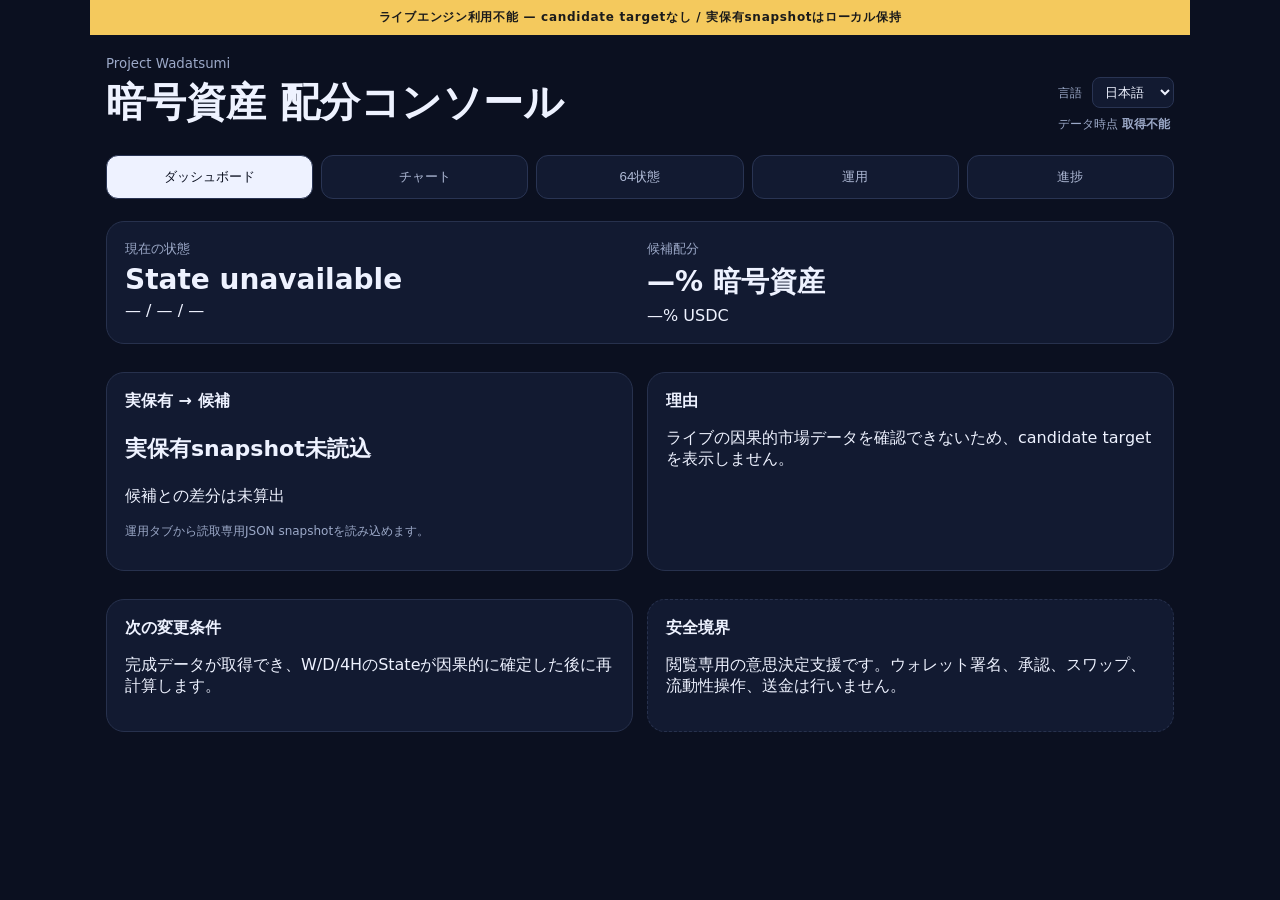
<file: index.html>
<!doctype html><html lang="ja"><head><meta charset="utf-8"><meta name="viewport" content="width=device-width,initial-scale=1"><title>暗号資産 配分コンソール</title><link rel="stylesheet" href="styles.css?v=1c7a4f8f"></head><body><div id="modeBanner" class="demo" data-i18n="banner">研究候補配分 — Phase 7履歴検証完了 / 本番採用・自動執行ではありません</div><header><div><small>Project Wadatsumi</small><h1 data-i18n="title">暗号資産 配分コンソール</h1></div><div><label class="lang"><span data-i18n="language">言語</span> <select id="language"><option value="ja">日本語</option><option value="en">English</option></select></label><div class="asof"><span data-i18n="asof">データ時点</span> <b id="asof">デモデータ</b></div></div></header><nav><button data-screen="dashboard" class="active" data-i18n="navDashboard">ダッシュボード</button><button data-screen="chart" data-i18n="navChart">チャート</button><button data-screen="matrix" data-i18n="navMatrix">64状態</button><button data-screen="operation" data-i18n="navOperation">運用</button><button data-screen="progress" data-i18n="navProgress">進捗</button></nav><main><section id="dashboard" class="screen active"><div class="hero card"><div><small data-i18n="currentState">現在の状態</small><strong id="stateId">State 17</strong><span id="stateTuple">U / U→D / D→U</span></div><div><small data-i18n="target">目標配分</small><strong><span id="crypto">82</span>% <span data-i18n="crypto">暗号資産</span></strong><span><span id="usdc">18</span>% USDC</span></div></div><div class="tf" id="tf"></div><div class="grid"><article class="card"><h2 data-i18n="actualTarget">現在 → 目標</h2><p class="big" id="actual">91% 暗号資産 / 9% USDC</p><p id="delta">実保有snapshot未読込</p><p id="portfolioStatus" class="note">運用タブから読取専用snapshotを読み込めます。</p></article><article class="card"><h2 data-i18n="why">理由</h2><p id="reason">デモのみ：週足構造はUを維持していますが、下位時間足は転換状態を示しています。</p></article><article class="card"><h2 data-i18n="nextChange">次の変更条件</h2><p id="trigger">デモのみ：確定した時間足の因果的な構造状態が変化したとき、配分を再計算する想定です。</p></article><article class="card boundary"><h2 data-i18n="safety">安全境界</h2><p data-i18n="boundaryText">閲覧専用の意思決定支援です。ウォレット署名、承認、スワップ、流動性操作、送金は行いません。</p></article></div></section><section id="chart" class="screen"><div class="card"><h2><span data-i18n="chartTitle">BTC 構造チャート</span> <em id="chartMode">LIVE OHLC / READ-ONLY</em></h2><div id="chartStatus" class="legend">BTC-USD 4h を読み込み中…</div><div id="liveState64" class="state64-readout" data-available="false"><b>64-State</b><span>waiting for causal W/D/4H evidence</span><small>STRUCTURE ONLY · NO ALLOCATION</small></div><div class="chart"><div id="tfOverlay" class="tf-overlay" aria-label="Weekly daily and 4h structure overlay"></div><svg id="ohlcChart" viewBox="0 0 800 300" preserveAspectRatio="none" aria-label="BTC-USD 4h candlestick chart"></svg></div><div id="chartMeta" class="legend"></div><div class="explain-wrap"><h3>構造説明 / Structure Evidence</h3><div id="explanationPanel" class="explanation-panel" aria-label="Causal structure explanation panel"></div></div></div></section><section id="matrix" class="screen"><div class="card"><h2><span data-i18n="matrixTitle">64状態マトリクス</span> <em>STRUCTURE ONLY</em></h2><div id="matrixLiveStatus" class="legend">Live 64-state classification pending…</div><div id="matrixGrid" class="matrix"></div><div id="stateDetail" class="detail"></div></div></section><section id="operation" class="screen">
    <div class="card">
      <h2 data-i18n="portfolioTitle">実保有スナップショット / Read-only</h2>
      <p class="note" data-i18n="portfolioNote">実資産データはこのブラウザ内でのみ読み取ります。公開previewやGitHubへアップロードしません。</p>
      <label class="filebox"><span data-i18n="portfolioLoad">JSON snapshotを読み込む</span><input id="portfolioFile" type="file" accept=".json,application/json"></label>
      <div id="portfolioImportStatus" class="detail">未読込</div>
      <div class="ops-grid">
        <div><small>Scope</small><b id="portfolioScope">—</b></div>
        <div><small>As of</small><b id="portfolioAsOf">—</b></div>
        <div><small>Crypto</small><b id="portfolioCrypto">—</b></div>
        <div><small>USDC</small><b id="portfolioUsdc">—</b></div>
      </div>
    </div>
    <div class="card">
      <h2 data-i18n="operationLogTitle">運用ログ</h2>
      <p class="note" data-i18n="operationLogNote">モデルの提案と、たけちゃんの判断をローカル保存します。資産操作は行いません。</p>
      <div class="input-grid">
        <label><span data-i18n="decisionLabel">判断</span><select id="userDecision"><option value="observe_only">観察のみ</option><option value="deferred">保留</option><option value="manual_action_taken">手動対応を別途実施</option><option value="other">その他</option></select></label>
        <label><span data-i18n="noteLabel">メモ</span><textarea id="userNote" maxlength="500" placeholder="任意メモ"></textarea></label>
      </div>
      <div class="action-row"><button id="recordDecision" class="primary" data-i18n="recordDecision">この判断を記録</button><button id="exportLog" data-i18n="exportLog">ログを書き出す</button></div>
      <div id="operationStatus" class="legend"></div>
      <div id="operationEntries" class="log-list"></div>
    </div>
    <div class="card">
      <h2 data-i18n="versionTitle">バージョン / 改善ループ</h2>
      <div id="versionMeta" class="version-grid"></div>
      <div id="versionSummary" class="detail"></div>
    </div>
  </section><section id="progress" class="screen"><div class="card"><h2 data-i18n="buildProgress">開発進捗</h2><div id="phases"></div><p class="note" data-i18n="progressNote">GitHub Issuesが正本です。このプロトタイプはモックスナップショットを使用し、GitHubの読み取り専用接続は後のPhaseで実装します。</p></div></section></main><script src="mock-data.js?v=1c7a4f8f"></script><script src="market-data.js?v=1c7a4f8f"></script><script src="providers/coinbase-public.js?v=1c7a4f8f"></script><script src="aggregate-timeframes.js?v=1c7a4f8f"></script><script src="swing-engine.js?v=1c7a4f8f"></script><script src="structure-labels.js?v=1c7a4f8f"></script><script src="structure-transitions.js?v=1c7a4f8f"></script><script src="multi-timeframe.js?v=1c7a4f8f"></script><script src="explanation-panel.js?v=1c7a4f8f"></script><script src="state64-engine.js?v=1c7a4f8f"></script><script src="allocation-policy-v01.js?v=1c7a4f8f"></script><script src="current-allocation-engine.js?v=1c7a4f8f"></script><script src="app-version.js?v=1c7a4f8f"></script><script src="portfolio-readonly.js?v=1c7a4f8f"></script><script src="operation-log.js?v=1c7a4f8f"></script><script src="app.js?v=1c7a4f8f"></script></body></html>
</file>
<file: styles.css>
:root{font-family:Inter,system-ui,sans-serif;background:#0b1020;color:#eef2ff}*{box-sizing:border-box}body{margin:0;max-width:1100px;margin:auto;padding:0 16px 40px}.demo{margin:0 -16px 18px;padding:9px;text-align:center;background:#f4c95d;color:#1b1b1b;font-weight:800;font-size:12px;letter-spacing:.06em}header{display:flex;justify-content:space-between;gap:16px;align-items:end}h1{margin:.2rem 0;font-size:clamp(24px,6vw,40px)}small,.asof,.note{color:#9ca9c8}.asof{font-size:12px}nav{display:grid;grid-template-columns:repeat(5,1fr);gap:8px;margin:22px 0}button{border:1px solid #293453;background:#121a31;color:#aeb9d5;padding:12px 6px;border-radius:12px}button.active{background:#eef2ff;color:#0b1020}.screen{display:none}.screen.active{display:block}.card{background:#121a31;border:1px solid #27314d;border-radius:18px;padding:18px;margin-bottom:14px}.hero{display:grid;grid-template-columns:1fr 1fr;gap:14px}.hero>div{display:flex;flex-direction:column;gap:5px}.hero strong{font-size:28px}.tf{display:grid;grid-template-columns:repeat(3,1fr);gap:10px;margin-bottom:14px}.tf div{padding:14px;background:#171f38;border-radius:14px;text-align:center}.tf b{display:block;font-size:20px;margin-top:4px}.grid{display:grid;grid-template-columns:1fr 1fr;gap:14px}h2{font-size:16px;margin-top:0}em{font-style:normal;font-size:10px;background:#f4c95d;color:#111;padding:3px 6px;border-radius:5px}.big{font-size:22px;font-weight:700}.boundary{border-style:dashed}.chart{height:320px;position:relative;background:linear-gradient(#151d34,#0e1528);border-radius:12px;overflow:hidden}.chart svg{width:100%;height:100%}.chart polyline{fill:none;stroke:currentColor;stroke-width:3;vector-effect:non-scaling-stroke}.mark{position:absolute;font-size:11px;font-weight:800;background:#eef2ff;color:#111827;padding:3px 5px;border-radius:5px}.m1{left:17%;top:64%}.m2{left:47%;top:25%}.m3{left:58%;top:42%}.m4{left:88%;top:9%}.legend{margin-top:12px;color:#aeb9d5;font-size:13px}.matrix{display:grid;grid-template-columns:repeat(8,1fr);gap:6px}.cell{aspect-ratio:1;display:grid;place-items:center;border-radius:8px;background:#1b2542;border:1px solid #2c385c;font-size:11px}.cell.current{outline:3px solid #f4c95d;background:#29375e}.detail{margin-top:14px;padding:12px;background:#0e1528;border-radius:10px}.phase{display:grid;grid-template-columns:70px 1fr 55px;gap:10px;align-items:center;margin:10px 0}.bar{height:8px;background:#25304d;border-radius:99px;overflow:hidden}.bar i{display:block;height:100%;background:currentColor}.note{font-size:12px}@media(max-width:620px){header{align-items:start;flex-direction:column}.asof{margin-top:-6px}.grid{grid-template-columns:1fr}.hero strong{font-size:22px}.chart{height:250px}.matrix{gap:4px}.cell{font-size:9px}.phase{grid-template-columns:58px 1fr 45px}nav{position:sticky;top:0;z-index:4;background:#0b1020;padding:8px 0}}.progress-detail{padding:10px 0;border-bottom:1px solid #27314d}.progress-detail>summary{display:grid;grid-template-columns:70px 1fr auto 45px;gap:8px;align-items:center;cursor:pointer}.status{font-size:11px;padding:3px 7px;border:1px solid #344164;border-radius:99px}.progress-detail .bar{margin:8px 0 6px}.tasks{padding-left:18px;color:#c7d0e5}.tasks details{padding:5px 0}.tasks summary{cursor:pointer}.tasks ul{margin:5px 0 5px 20px;padding:0;font-size:12px;color:#9ca9c8}@media(max-width:620px){.progress-detail>summary{grid-template-columns:58px 1fr auto}.progress-detail>summary>span:last-child{display:none}}.lang{display:block;margin-bottom:8px;color:#9ca9c8;font-size:12px}.lang select{margin-left:6px;background:#121a31;color:#eef2ff;border:1px solid #293453;border-radius:8px;padding:6px 8px}
.candle line{stroke:currentColor;stroke-width:1.5}.candle rect{fill:currentColor}.candle.up{color:#24a06b}.candle.down{color:#d95757}#ohlcChart{width:100%;height:100%;overflow:visible}
.structure-mark{color:#f4c95d}.structure-mark circle{fill:#0b1020;stroke:currentColor;stroke-width:2;vector-effect:non-scaling-stroke}.structure-mark text{fill:currentColor;font-size:13px;font-weight:800;paint-order:stroke;stroke:#0b1020;stroke-width:3px;stroke-linejoin:round;vector-effect:non-scaling-stroke}
.transition-mark{color:#eef2ff}.transition-mark line{stroke:currentColor;stroke-width:1;stroke-dasharray:5 5;opacity:.55;vector-effect:non-scaling-stroke}.transition-mark circle{fill:#0b1020;stroke:currentColor;stroke-width:2;vector-effect:non-scaling-stroke}.transition-mark text{fill:currentColor;font-size:11px;font-weight:800;paint-order:stroke;stroke:#0b1020;stroke-width:3px;stroke-linejoin:round}.transition-mark.confirmed circle{stroke-width:3}.transition-mark.forming{opacity:.8}
.tf-overlay{position:absolute;z-index:3;top:8px;left:8px;right:8px;display:grid;grid-template-columns:repeat(3,minmax(0,1fr));gap:6px;pointer-events:none}.tf-overlay-row{background:rgba(11,16,32,.82);border:1px solid #344164;border-radius:9px;padding:6px 8px;display:grid;grid-template-columns:auto 1fr;gap:2px 7px;align-items:center;backdrop-filter:blur(3px)}.tf-overlay-row b{font-size:11px}.tf-overlay-row span{font-size:11px;font-weight:700;white-space:nowrap;overflow:hidden;text-overflow:ellipsis}.tf-overlay-row small{grid-column:1/-1;font-size:9px;white-space:nowrap;overflow:hidden;text-overflow:ellipsis}@media(max-width:620px){.tf-overlay{grid-template-columns:1fr;right:auto;max-width:62%}.tf-overlay-row{padding:4px 6px}.tf-overlay-row small{display:none}}
.explain-wrap{margin-top:16px;border-top:1px solid #27314d;padding-top:14px}.explain-wrap h3{font-size:14px;margin:0 0 10px}.explanation-panel{display:grid;grid-template-columns:repeat(3,minmax(0,1fr));gap:8px}.explain-card{background:#0e1528;border:1px solid #293453;border-radius:12px;padding:10px;min-width:0}.explain-card header{display:flex;justify-content:space-between;align-items:center;gap:8px;margin-bottom:8px}.explain-card header b{font-size:12px}.explain-card header strong{font-size:12px}.explain-card small{display:block;font-size:9px;color:#9ca9c8;margin-top:7px}.explain-card p{font-size:10px;line-height:1.4;margin:2px 0;overflow-wrap:anywhere}.explain-sequence{color:#f4c95d}.explain-forming{margin-top:8px;padding:6px;border:1px dashed #eef2ff;border-radius:8px;font-size:9px}.explain-asof{color:#9ca9c8}@media(max-width:620px){.explanation-panel{grid-template-columns:1fr}.explain-card{padding:9px}.explain-card p{font-size:11px}}
.state64-readout{margin:10px 0 12px;padding:10px 12px;border:1px solid #344164;border-radius:12px;background:#0e1528;display:grid;grid-template-columns:auto 1fr;gap:3px 10px;align-items:center}.state64-readout b{font-size:16px}.state64-readout span{font-size:11px;overflow-wrap:anywhere}.state64-readout small{grid-column:1/-1;font-size:9px;letter-spacing:.05em}.state64-readout[data-available="false"]{border-style:dashed}.cell.live-current{outline:2px solid #eef2ff;outline-offset:1px;font-weight:900}.cell.live-current::after{content:"LIVE";display:block;font-size:7px;line-height:1}

.filebox{display:flex;align-items:center;justify-content:space-between;gap:12px;padding:12px;border:1px dashed #344164;border-radius:12px;margin:12px 0;background:#0e1528}.filebox input{max-width:55%}
.ops-grid{display:grid;grid-template-columns:repeat(4,minmax(0,1fr));gap:8px;margin-top:12px}.ops-grid>div{background:#0e1528;border:1px solid #293453;border-radius:10px;padding:10px;min-width:0}.ops-grid b{display:block;margin-top:4px;font-size:13px;overflow-wrap:anywhere}
.input-grid{display:grid;grid-template-columns:180px 1fr;gap:12px}.input-grid label{display:flex;flex-direction:column;gap:6px;font-size:12px;color:#9ca9c8}.input-grid select,.input-grid textarea{background:#0e1528;color:#eef2ff;border:1px solid #344164;border-radius:10px;padding:10px;font:inherit}.input-grid textarea{min-height:76px;resize:vertical}.action-row{display:flex;gap:8px;flex-wrap:wrap;margin:12px 0}.action-row button{padding:10px 14px}.primary{background:#eef2ff;color:#0b1020;font-weight:800}.log-list{display:grid;gap:8px;margin-top:10px}.log-entry{background:#0e1528;border:1px solid #293453;border-radius:12px;padding:10px}.log-entry header{display:flex;justify-content:space-between;gap:10px;align-items:center}.log-entry p{margin:5px 0;font-size:12px}.log-entry small{font-size:9px}.version-grid{display:grid;grid-template-columns:repeat(3,minmax(0,1fr));gap:8px}.version-grid>div{background:#0e1528;border:1px solid #293453;border-radius:10px;padding:10px}.version-grid b{display:block;margin-top:4px;font-size:11px;overflow-wrap:anywhere}
@media(max-width:620px){nav{grid-template-columns:repeat(5,1fr);gap:4px}nav button{font-size:10px;padding:10px 3px}.ops-grid{grid-template-columns:1fr 1fr}.input-grid{grid-template-columns:1fr}.filebox{align-items:flex-start;flex-direction:column}.filebox input{max-width:100%;width:100%}.version-grid{grid-template-columns:1fr}}
</file>
